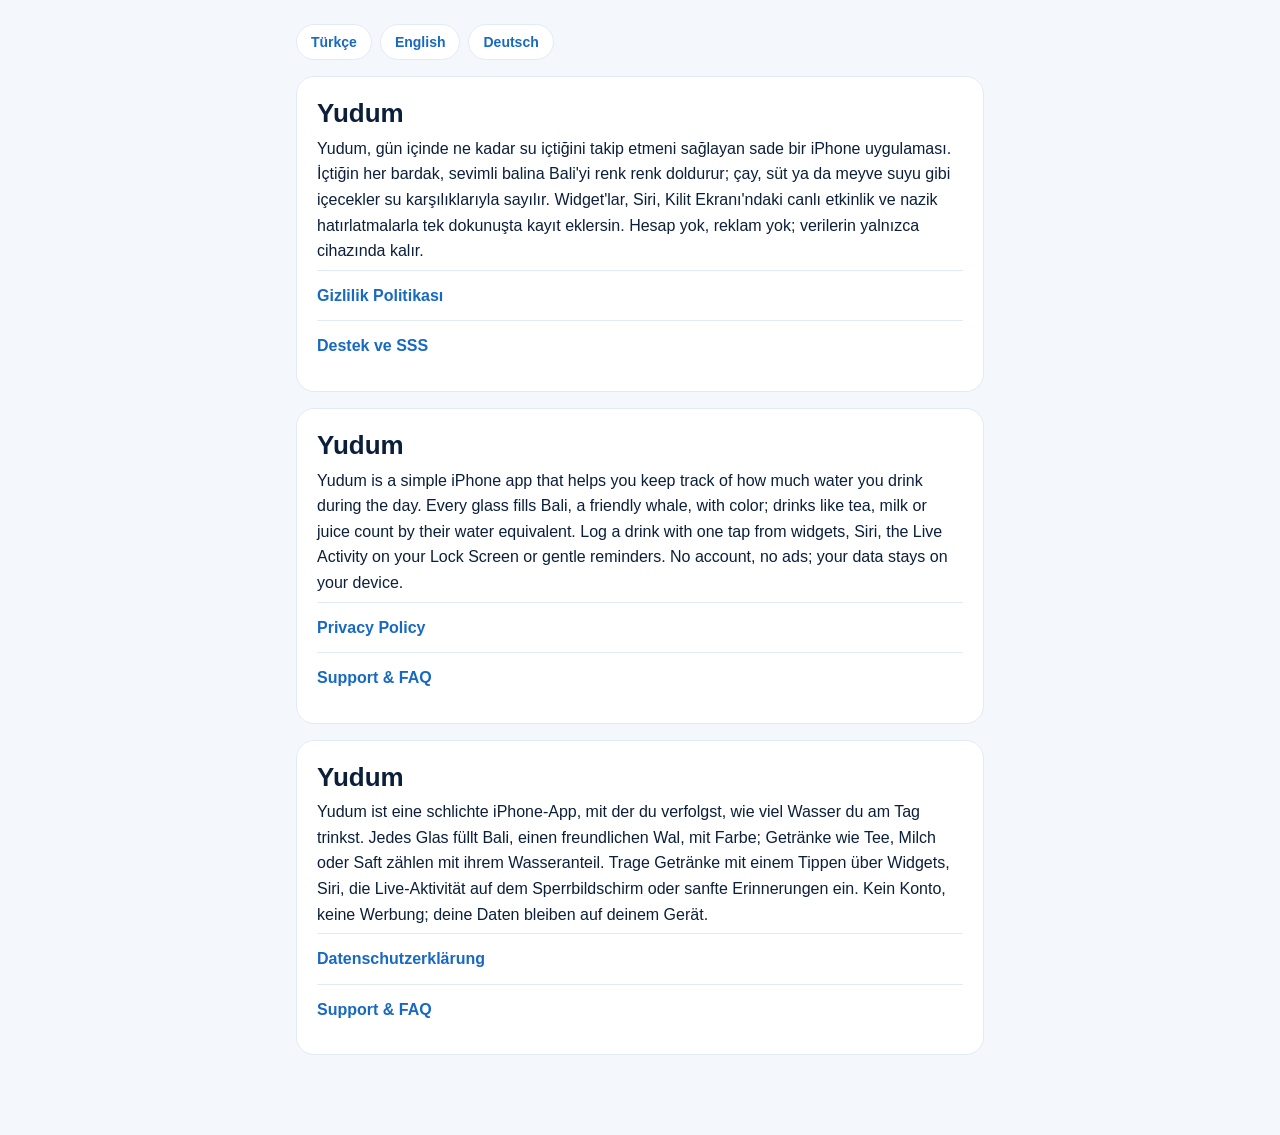
<file: index.html>
<!doctype html>
<html lang="tr">
<head>
<meta charset="utf-8">
<meta name="viewport" content="width=device-width, initial-scale=1">
<title>Yudum</title>
<meta name="description" content="Yudum – su takip uygulaması / water tracker / Trink-Tracker">
<link rel="stylesheet" href="style.css">
</head>
<body>
<main>
<nav class="lang"><a href="#tr">Türkçe</a><a href="#en">English</a><a href="#de">Deutsch</a></nav>

<section id="tr" lang="tr">
<h1>Yudum</h1>
<p>Yudum, gün içinde ne kadar su içtiğini takip etmeni sağlayan sade bir iPhone uygulaması. İçtiğin her bardak, sevimli balina Bali'yi renk renk doldurur; çay, süt ya da meyve suyu gibi içecekler su karşılıklarıyla sayılır. Widget'lar, Siri, Kilit Ekranı'ndaki canlı etkinlik ve nazik hatırlatmalarla tek dokunuşta kayıt eklersin. Hesap yok, reklam yok; verilerin yalnızca cihazında kalır.</p>
<div class="links">
<a href="privacy.html#tr">Gizlilik Politikası</a>
<a href="support.html#tr">Destek ve SSS</a>
</div>
</section>

<section id="en" lang="en">
<h1>Yudum</h1>
<p>Yudum is a simple iPhone app that helps you keep track of how much water you drink during the day. Every glass fills Bali, a friendly whale, with color; drinks like tea, milk or juice count by their water equivalent. Log a drink with one tap from widgets, Siri, the Live Activity on your Lock Screen or gentle reminders. No account, no ads; your data stays on your device.</p>
<div class="links">
<a href="privacy.html#en">Privacy Policy</a>
<a href="support.html#en">Support &amp; FAQ</a>
</div>
</section>

<section id="de" lang="de">
<h1>Yudum</h1>
<p>Yudum ist eine schlichte iPhone-App, mit der du verfolgst, wie viel Wasser du am Tag trinkst. Jedes Glas füllt Bali, einen freundlichen Wal, mit Farbe; Getränke wie Tee, Milch oder Saft zählen mit ihrem Wasseranteil. Trage Getränke mit einem Tippen über Widgets, Siri, die Live-Aktivität auf dem Sperrbildschirm oder sanfte Erinnerungen ein. Kein Konto, keine Werbung; deine Daten bleiben auf deinem Gerät.</p>
<div class="links">
<a href="privacy.html#de">Datenschutzerklärung</a>
<a href="support.html#de">Support &amp; FAQ</a>
</div>
</section>
</main>
</body>
</html>
</file>
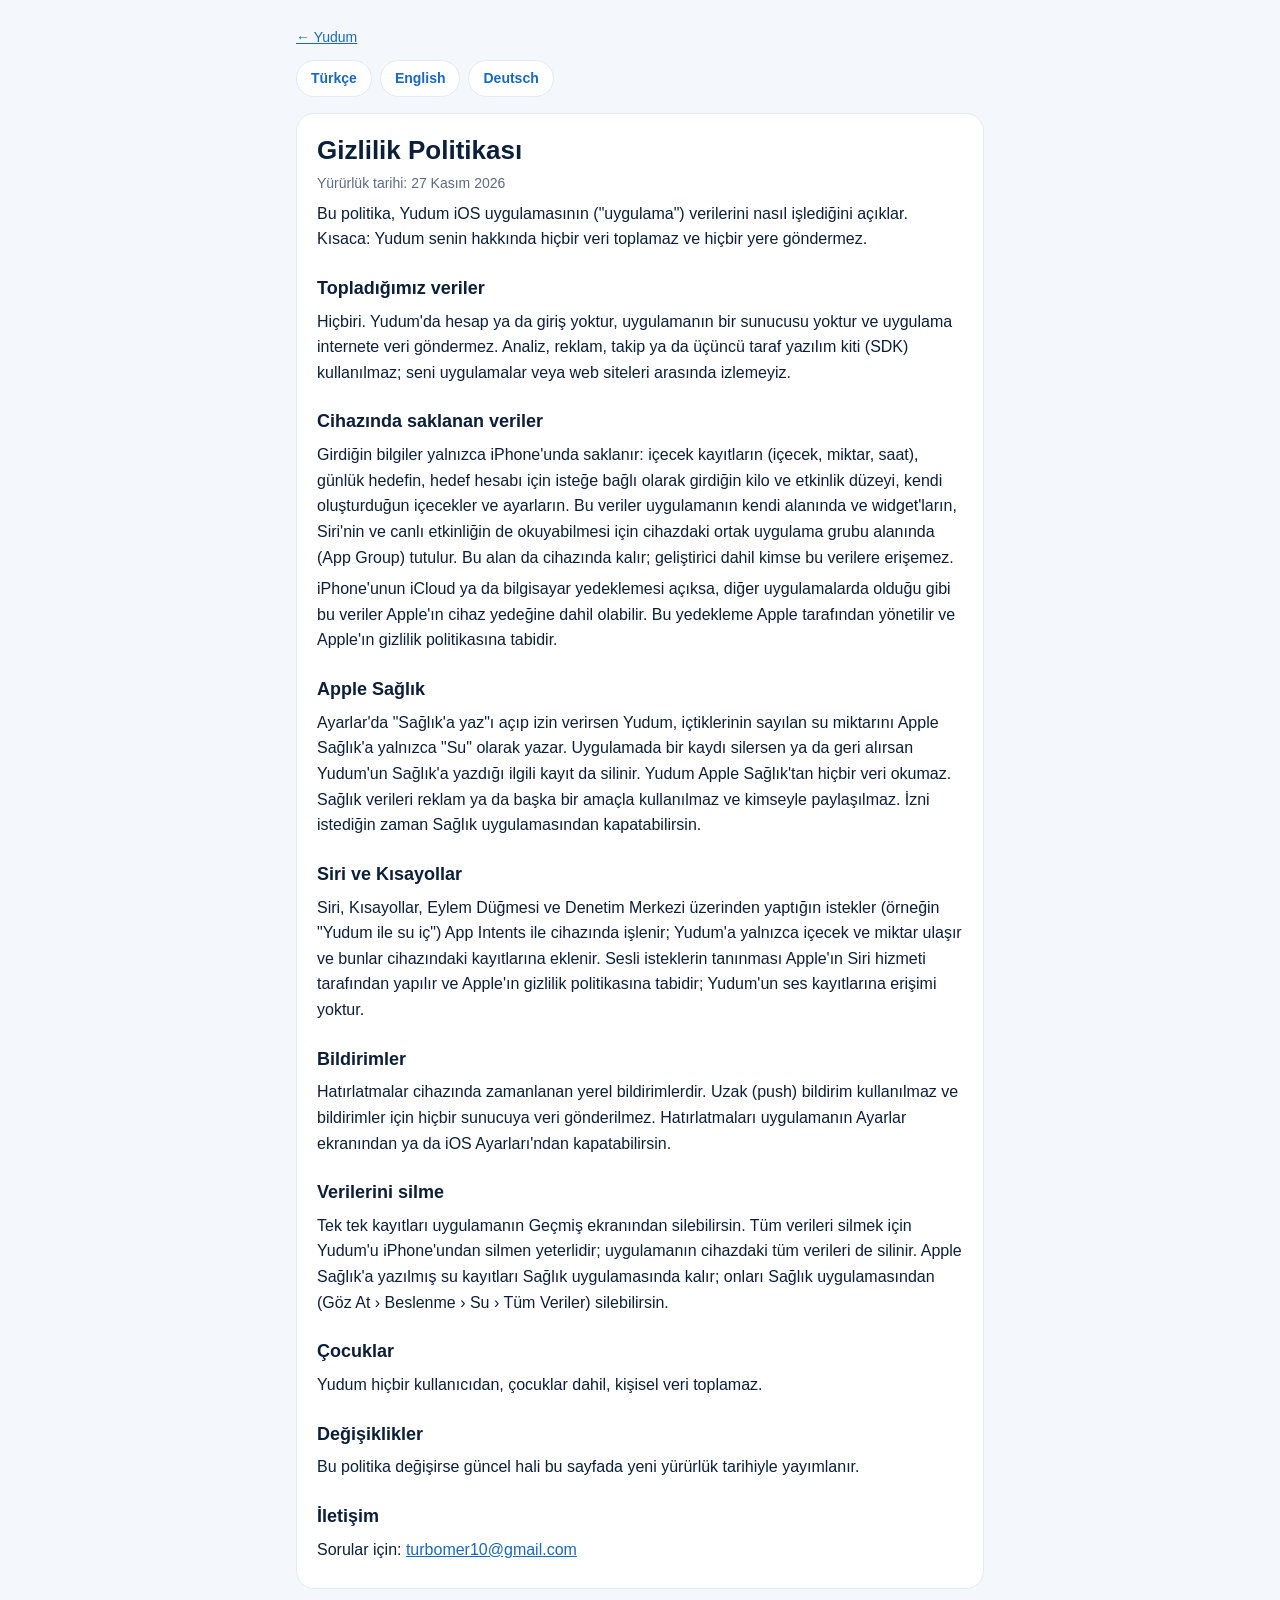
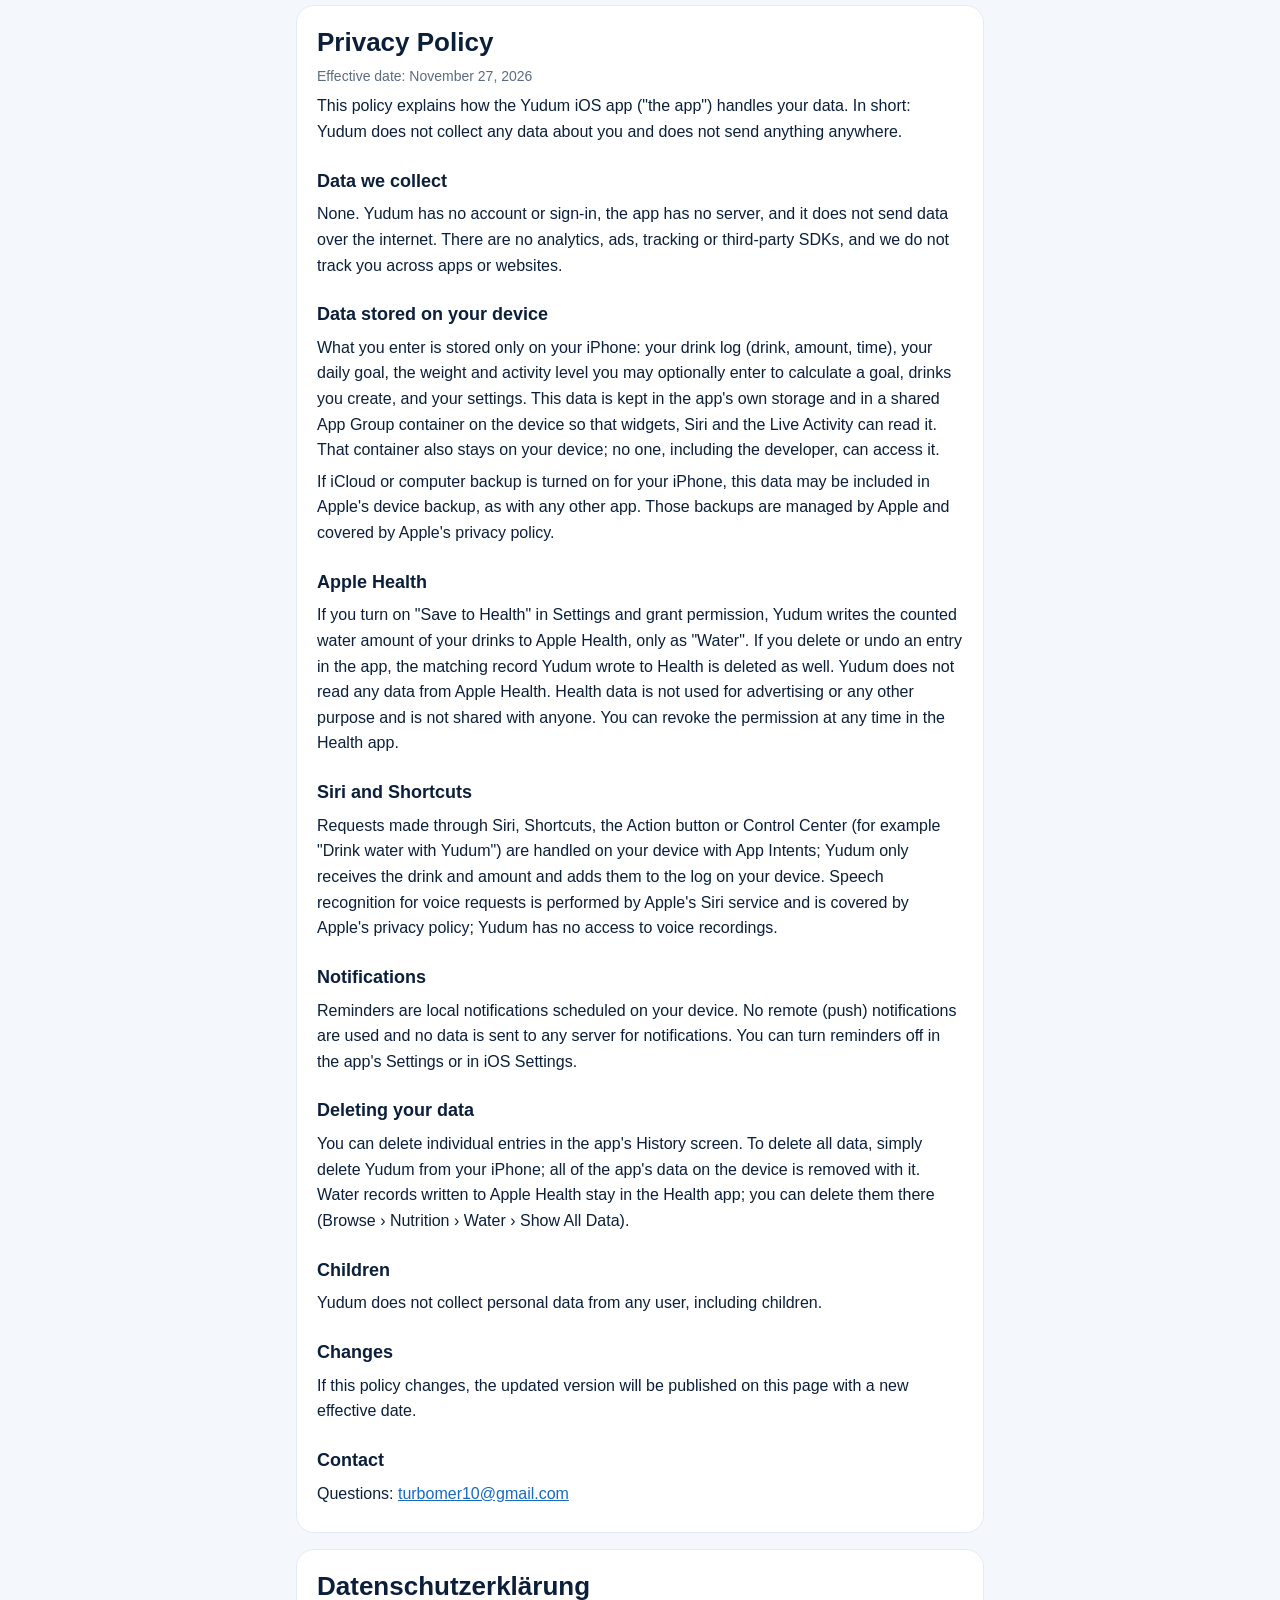
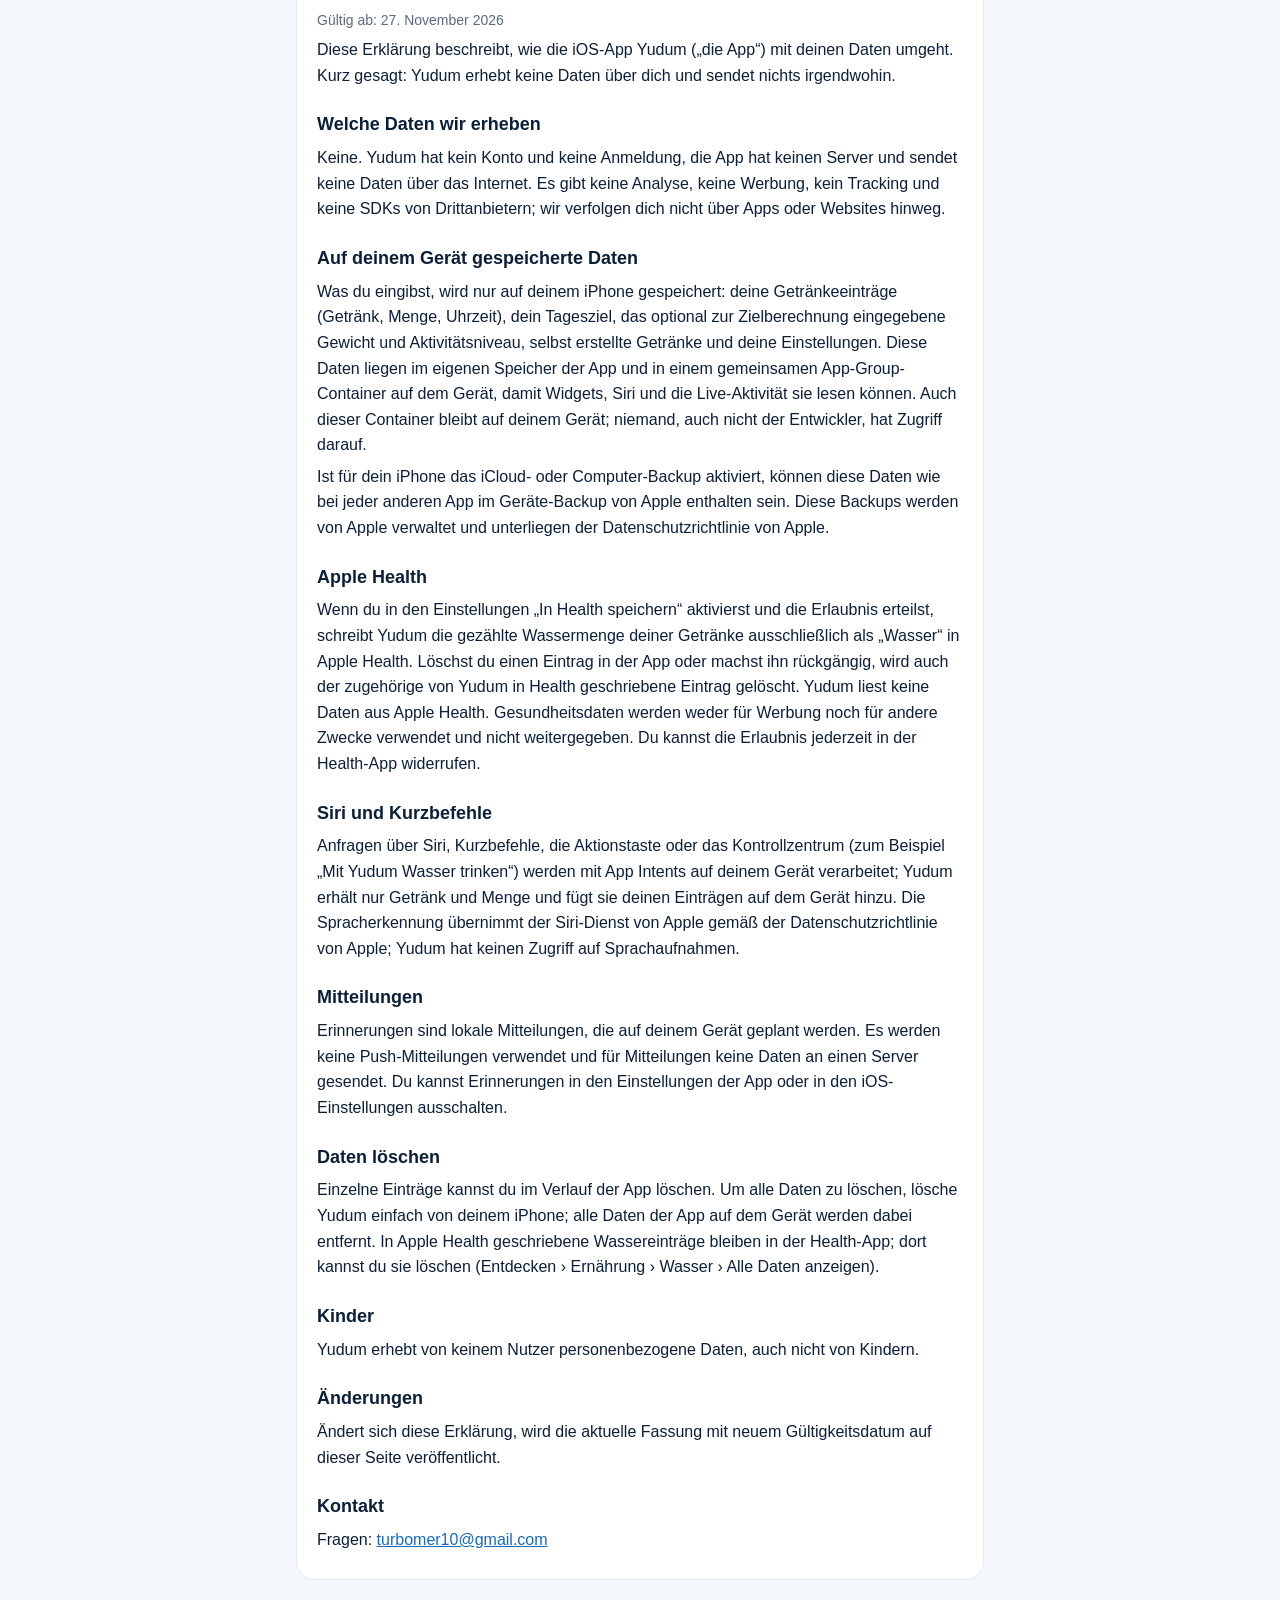
<file: privacy.html>
<!doctype html>
<html lang="tr">
<head>
<meta charset="utf-8">
<meta name="viewport" content="width=device-width, initial-scale=1">
<title>Yudum – Gizlilik Politikası / Privacy Policy / Datenschutzerklärung</title>
<link rel="stylesheet" href="style.css">
</head>
<body>
<main>
<a class="home" href="index.html">← Yudum</a>
<nav class="lang"><a href="#tr">Türkçe</a><a href="#en">English</a><a href="#de">Deutsch</a></nav>

<section id="tr" lang="tr">
<h1>Gizlilik Politikası</h1>
<p class="muted">Yürürlük tarihi: 27 Kasım 2026</p>
<p>Bu politika, Yudum iOS uygulamasının ("uygulama") verilerini nasıl işlediğini açıklar. Kısaca: Yudum senin hakkında hiçbir veri toplamaz ve hiçbir yere göndermez.</p>

<h2>Topladığımız veriler</h2>
<p>Hiçbiri. Yudum'da hesap ya da giriş yoktur, uygulamanın bir sunucusu yoktur ve uygulama internete veri göndermez. Analiz, reklam, takip ya da üçüncü taraf yazılım kiti (SDK) kullanılmaz; seni uygulamalar veya web siteleri arasında izlemeyiz.</p>

<h2>Cihazında saklanan veriler</h2>
<p>Girdiğin bilgiler yalnızca iPhone'unda saklanır: içecek kayıtların (içecek, miktar, saat), günlük hedefin, hedef hesabı için isteğe bağlı olarak girdiğin kilo ve etkinlik düzeyi, kendi oluşturduğun içecekler ve ayarların. Bu veriler uygulamanın kendi alanında ve widget'ların, Siri'nin ve canlı etkinliğin de okuyabilmesi için cihazdaki ortak uygulama grubu alanında (App Group) tutulur. Bu alan da cihazında kalır; geliştirici dahil kimse bu verilere erişemez.</p>
<p>iPhone'unun iCloud ya da bilgisayar yedeklemesi açıksa, diğer uygulamalarda olduğu gibi bu veriler Apple'ın cihaz yedeğine dahil olabilir. Bu yedekleme Apple tarafından yönetilir ve Apple'ın gizlilik politikasına tabidir.</p>

<h2>Apple Sağlık</h2>
<p>Ayarlar'da "Sağlık'a yaz"ı açıp izin verirsen Yudum, içtiklerinin sayılan su miktarını Apple Sağlık'a yalnızca "Su" olarak yazar. Uygulamada bir kaydı silersen ya da geri alırsan Yudum'un Sağlık'a yazdığı ilgili kayıt da silinir. Yudum Apple Sağlık'tan hiçbir veri okumaz. Sağlık verileri reklam ya da başka bir amaçla kullanılmaz ve kimseyle paylaşılmaz. İzni istediğin zaman Sağlık uygulamasından kapatabilirsin.</p>

<h2>Siri ve Kısayollar</h2>
<p>Siri, Kısayollar, Eylem Düğmesi ve Denetim Merkezi üzerinden yaptığın istekler (örneğin "Yudum ile su iç") App Intents ile cihazında işlenir; Yudum'a yalnızca içecek ve miktar ulaşır ve bunlar cihazındaki kayıtlarına eklenir. Sesli isteklerin tanınması Apple'ın Siri hizmeti tarafından yapılır ve Apple'ın gizlilik politikasına tabidir; Yudum'un ses kayıtlarına erişimi yoktur.</p>

<h2>Bildirimler</h2>
<p>Hatırlatmalar cihazında zamanlanan yerel bildirimlerdir. Uzak (push) bildirim kullanılmaz ve bildirimler için hiçbir sunucuya veri gönderilmez. Hatırlatmaları uygulamanın Ayarlar ekranından ya da iOS Ayarları'ndan kapatabilirsin.</p>

<h2>Verilerini silme</h2>
<p>Tek tek kayıtları uygulamanın Geçmiş ekranından silebilirsin. Tüm verileri silmek için Yudum'u iPhone'undan silmen yeterlidir; uygulamanın cihazdaki tüm verileri de silinir. Apple Sağlık'a yazılmış su kayıtları Sağlık uygulamasında kalır; onları Sağlık uygulamasından (Göz At › Beslenme › Su › Tüm Veriler) silebilirsin.</p>

<h2>Çocuklar</h2>
<p>Yudum hiçbir kullanıcıdan, çocuklar dahil, kişisel veri toplamaz.</p>

<h2>Değişiklikler</h2>
<p>Bu politika değişirse güncel hali bu sayfada yeni yürürlük tarihiyle yayımlanır.</p>

<h2>İletişim</h2>
<p>Sorular için: <a href="mailto:turbomer10@gmail.com">turbomer10@gmail.com</a></p>
</section>

<section id="en" lang="en">
<h1>Privacy Policy</h1>
<p class="muted">Effective date: November 27, 2026</p>
<p>This policy explains how the Yudum iOS app ("the app") handles your data. In short: Yudum does not collect any data about you and does not send anything anywhere.</p>

<h2>Data we collect</h2>
<p>None. Yudum has no account or sign-in, the app has no server, and it does not send data over the internet. There are no analytics, ads, tracking or third-party SDKs, and we do not track you across apps or websites.</p>

<h2>Data stored on your device</h2>
<p>What you enter is stored only on your iPhone: your drink log (drink, amount, time), your daily goal, the weight and activity level you may optionally enter to calculate a goal, drinks you create, and your settings. This data is kept in the app's own storage and in a shared App Group container on the device so that widgets, Siri and the Live Activity can read it. That container also stays on your device; no one, including the developer, can access it.</p>
<p>If iCloud or computer backup is turned on for your iPhone, this data may be included in Apple's device backup, as with any other app. Those backups are managed by Apple and covered by Apple's privacy policy.</p>

<h2>Apple Health</h2>
<p>If you turn on "Save to Health" in Settings and grant permission, Yudum writes the counted water amount of your drinks to Apple Health, only as "Water". If you delete or undo an entry in the app, the matching record Yudum wrote to Health is deleted as well. Yudum does not read any data from Apple Health. Health data is not used for advertising or any other purpose and is not shared with anyone. You can revoke the permission at any time in the Health app.</p>

<h2>Siri and Shortcuts</h2>
<p>Requests made through Siri, Shortcuts, the Action button or Control Center (for example "Drink water with Yudum") are handled on your device with App Intents; Yudum only receives the drink and amount and adds them to the log on your device. Speech recognition for voice requests is performed by Apple's Siri service and is covered by Apple's privacy policy; Yudum has no access to voice recordings.</p>

<h2>Notifications</h2>
<p>Reminders are local notifications scheduled on your device. No remote (push) notifications are used and no data is sent to any server for notifications. You can turn reminders off in the app's Settings or in iOS Settings.</p>

<h2>Deleting your data</h2>
<p>You can delete individual entries in the app's History screen. To delete all data, simply delete Yudum from your iPhone; all of the app's data on the device is removed with it. Water records written to Apple Health stay in the Health app; you can delete them there (Browse › Nutrition › Water › Show All Data).</p>

<h2>Children</h2>
<p>Yudum does not collect personal data from any user, including children.</p>

<h2>Changes</h2>
<p>If this policy changes, the updated version will be published on this page with a new effective date.</p>

<h2>Contact</h2>
<p>Questions: <a href="mailto:turbomer10@gmail.com">turbomer10@gmail.com</a></p>
</section>

<section id="de" lang="de">
<h1>Datenschutzerklärung</h1>
<p class="muted">Gültig ab: 27. November 2026</p>
<p>Diese Erklärung beschreibt, wie die iOS-App Yudum („die App“) mit deinen Daten umgeht. Kurz gesagt: Yudum erhebt keine Daten über dich und sendet nichts irgendwohin.</p>

<h2>Welche Daten wir erheben</h2>
<p>Keine. Yudum hat kein Konto und keine Anmeldung, die App hat keinen Server und sendet keine Daten über das Internet. Es gibt keine Analyse, keine Werbung, kein Tracking und keine SDKs von Drittanbietern; wir verfolgen dich nicht über Apps oder Websites hinweg.</p>

<h2>Auf deinem Gerät gespeicherte Daten</h2>
<p>Was du eingibst, wird nur auf deinem iPhone gespeichert: deine Getränkeeinträge (Getränk, Menge, Uhrzeit), dein Tagesziel, das optional zur Zielberechnung eingegebene Gewicht und Aktivitätsniveau, selbst erstellte Getränke und deine Einstellungen. Diese Daten liegen im eigenen Speicher der App und in einem gemeinsamen App-Group-Container auf dem Gerät, damit Widgets, Siri und die Live-Aktivität sie lesen können. Auch dieser Container bleibt auf deinem Gerät; niemand, auch nicht der Entwickler, hat Zugriff darauf.</p>
<p>Ist für dein iPhone das iCloud- oder Computer-Backup aktiviert, können diese Daten wie bei jeder anderen App im Geräte-Backup von Apple enthalten sein. Diese Backups werden von Apple verwaltet und unterliegen der Datenschutzrichtlinie von Apple.</p>

<h2>Apple Health</h2>
<p>Wenn du in den Einstellungen „In Health speichern“ aktivierst und die Erlaubnis erteilst, schreibt Yudum die gezählte Wassermenge deiner Getränke ausschließlich als „Wasser“ in Apple Health. Löschst du einen Eintrag in der App oder machst ihn rückgängig, wird auch der zugehörige von Yudum in Health geschriebene Eintrag gelöscht. Yudum liest keine Daten aus Apple Health. Gesundheitsdaten werden weder für Werbung noch für andere Zwecke verwendet und nicht weitergegeben. Du kannst die Erlaubnis jederzeit in der Health-App widerrufen.</p>

<h2>Siri und Kurzbefehle</h2>
<p>Anfragen über Siri, Kurzbefehle, die Aktionstaste oder das Kontrollzentrum (zum Beispiel „Mit Yudum Wasser trinken“) werden mit App Intents auf deinem Gerät verarbeitet; Yudum erhält nur Getränk und Menge und fügt sie deinen Einträgen auf dem Gerät hinzu. Die Spracherkennung übernimmt der Siri-Dienst von Apple gemäß der Datenschutzrichtlinie von Apple; Yudum hat keinen Zugriff auf Sprachaufnahmen.</p>

<h2>Mitteilungen</h2>
<p>Erinnerungen sind lokale Mitteilungen, die auf deinem Gerät geplant werden. Es werden keine Push-Mitteilungen verwendet und für Mitteilungen keine Daten an einen Server gesendet. Du kannst Erinnerungen in den Einstellungen der App oder in den iOS-Einstellungen ausschalten.</p>

<h2>Daten löschen</h2>
<p>Einzelne Einträge kannst du im Verlauf der App löschen. Um alle Daten zu löschen, lösche Yudum einfach von deinem iPhone; alle Daten der App auf dem Gerät werden dabei entfernt. In Apple Health geschriebene Wassereinträge bleiben in der Health-App; dort kannst du sie löschen (Entdecken › Ernährung › Wasser › Alle Daten anzeigen).</p>

<h2>Kinder</h2>
<p>Yudum erhebt von keinem Nutzer personenbezogene Daten, auch nicht von Kindern.</p>

<h2>Änderungen</h2>
<p>Ändert sich diese Erklärung, wird die aktuelle Fassung mit neuem Gültigkeitsdatum auf dieser Seite veröffentlicht.</p>

<h2>Kontakt</h2>
<p>Fragen: <a href="mailto:turbomer10@gmail.com">turbomer10@gmail.com</a></p>
</section>
</main>
</body>
</html>
</file>
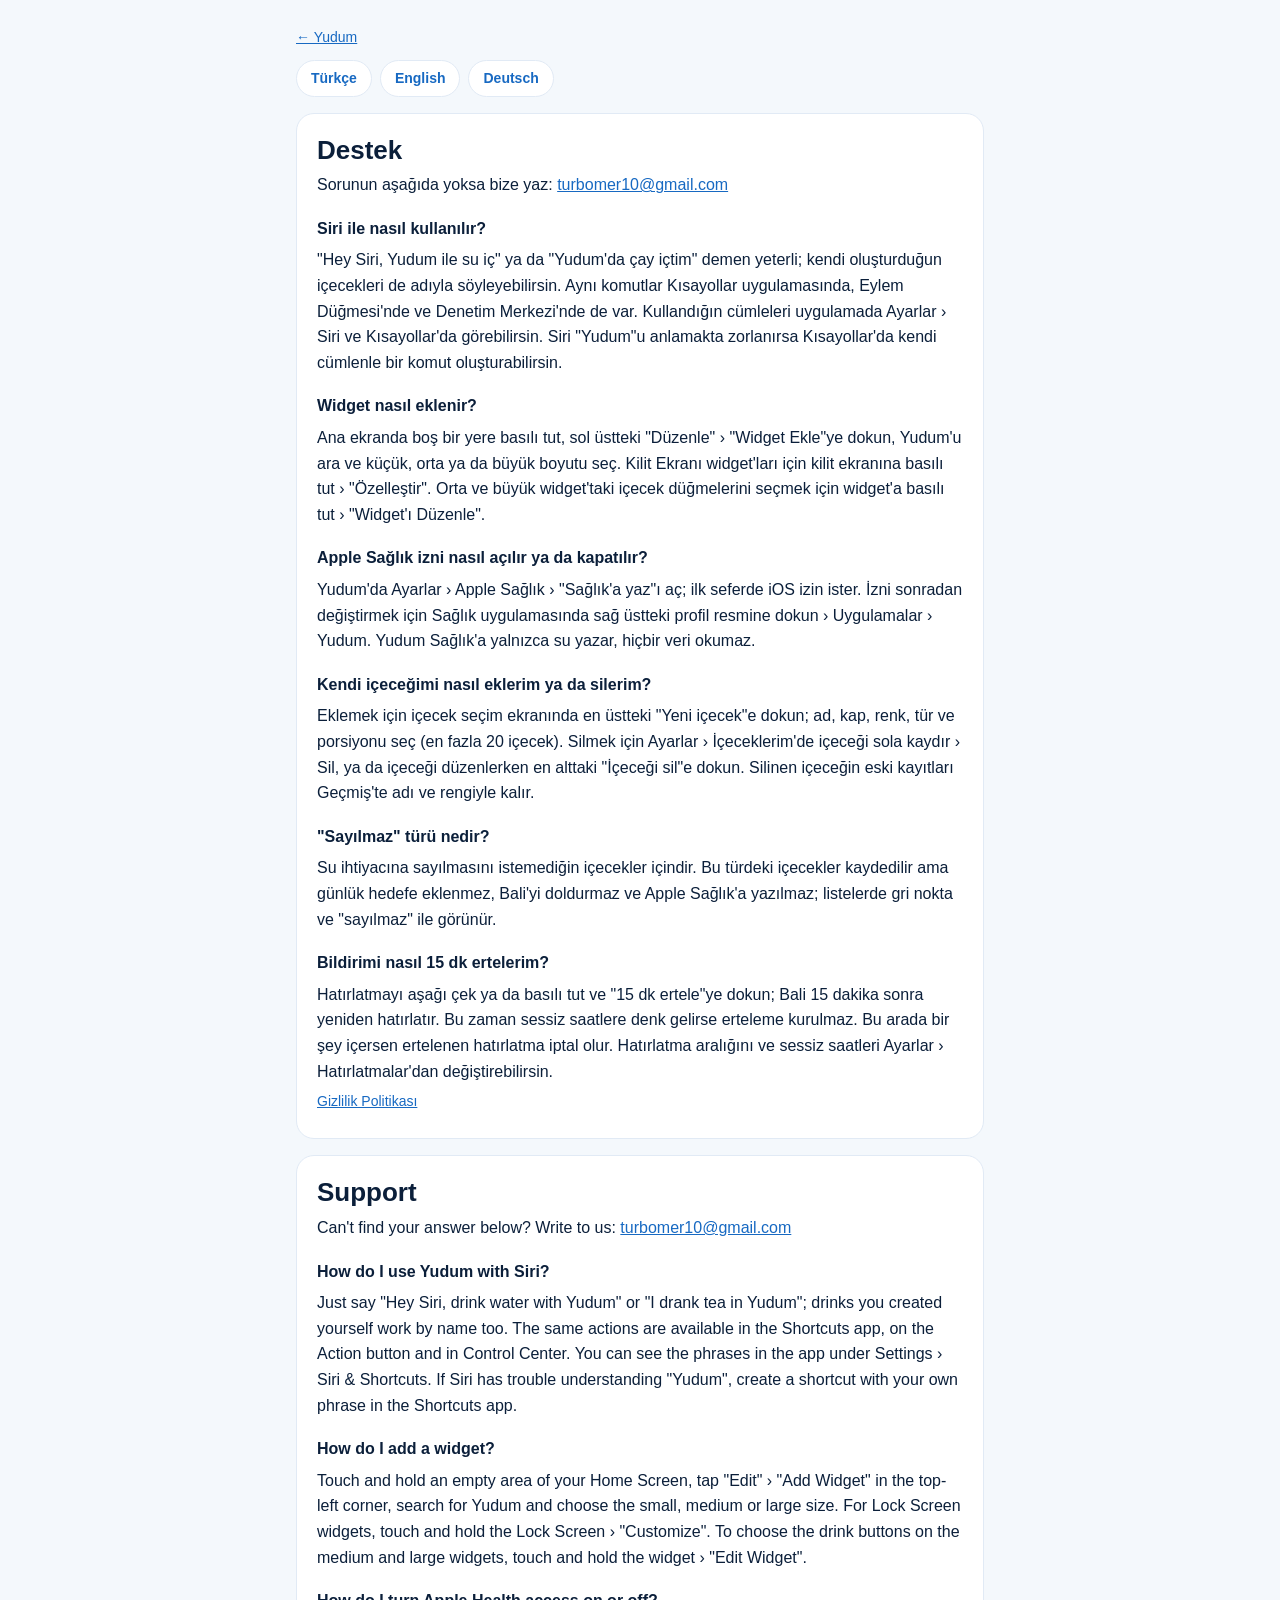
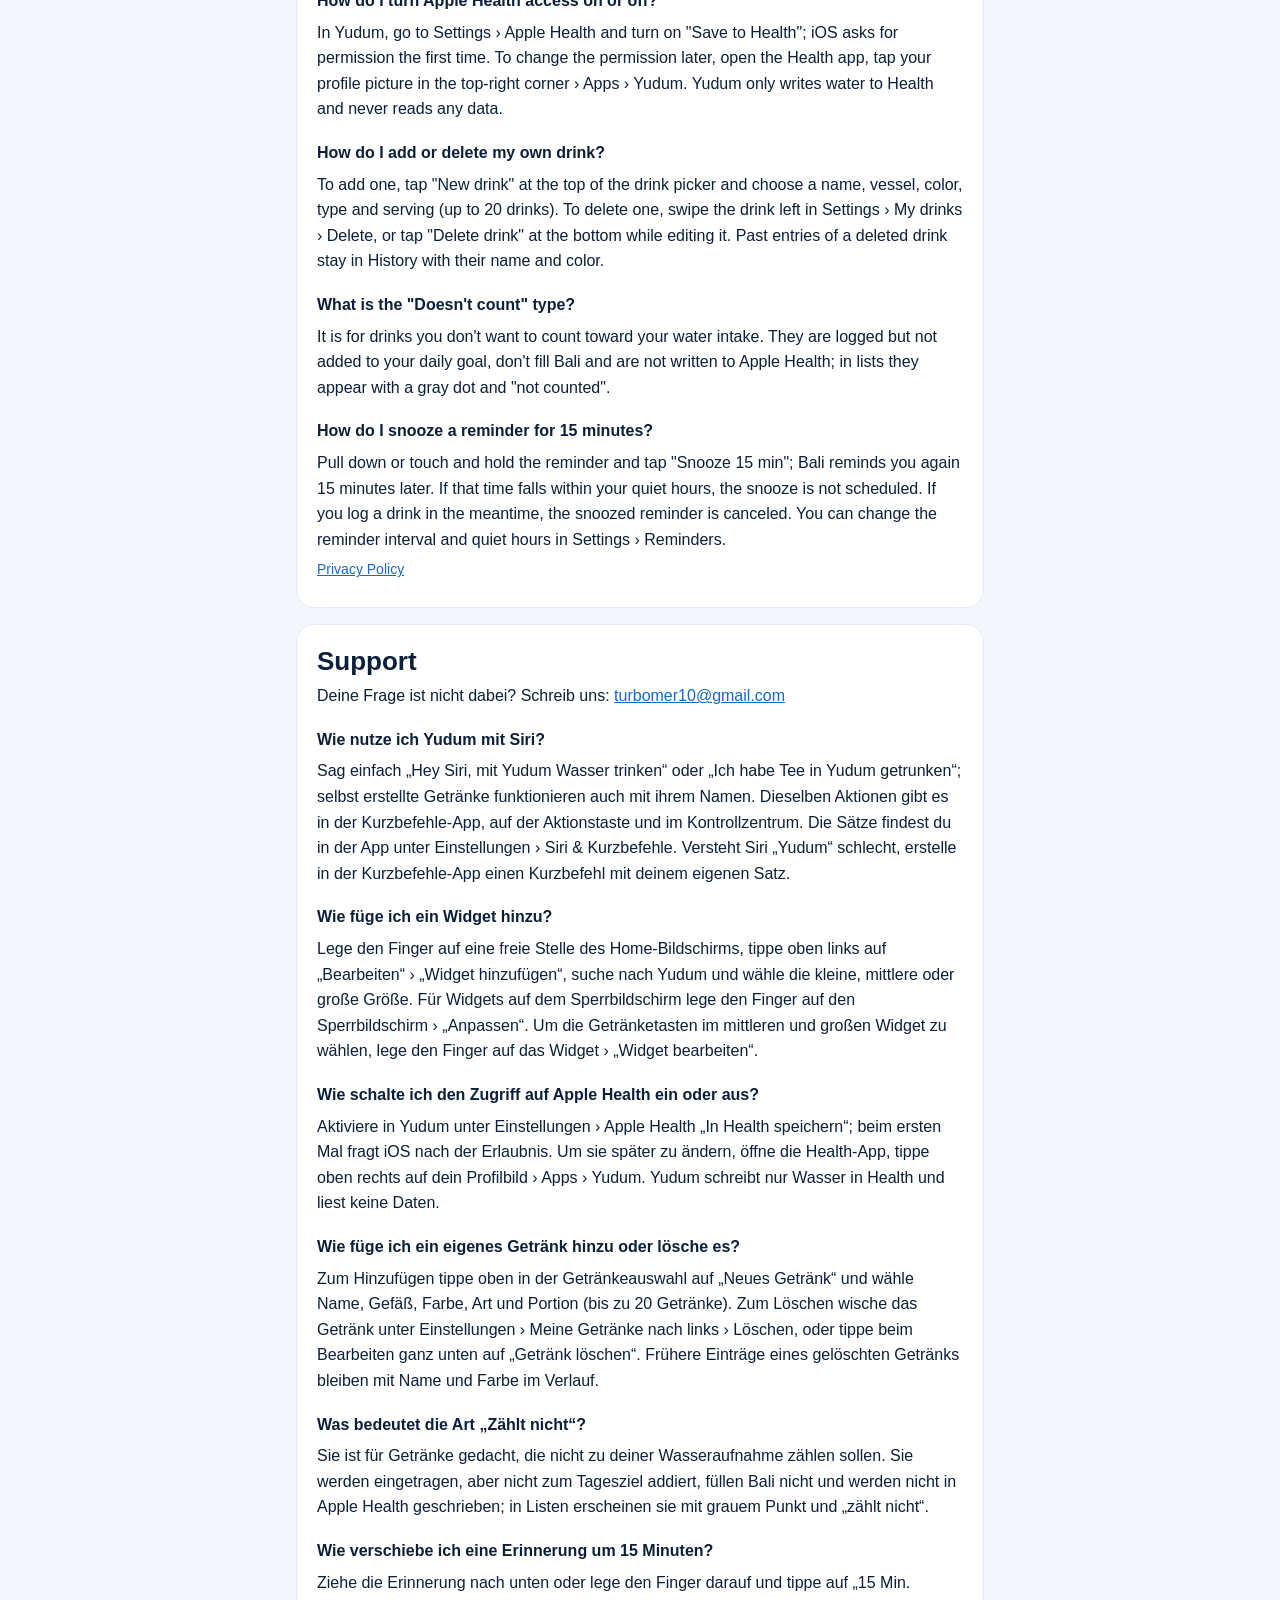
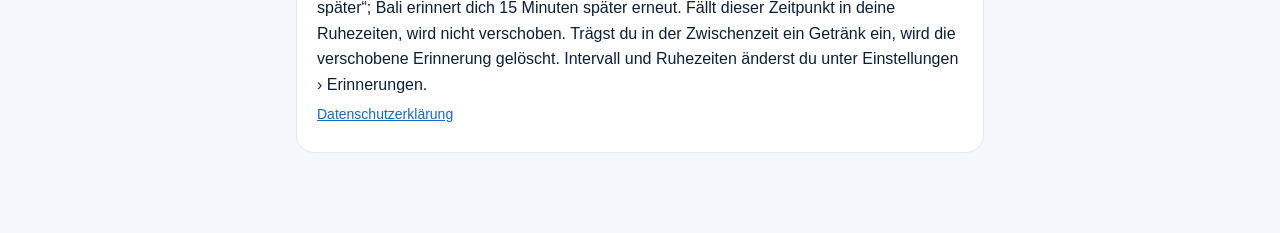
<file: support.html>
<!doctype html>
<html lang="tr">
<head>
<meta charset="utf-8">
<meta name="viewport" content="width=device-width, initial-scale=1">
<title>Yudum – Destek / Support</title>
<link rel="stylesheet" href="style.css">
</head>
<body>
<main>
<a class="home" href="index.html">← Yudum</a>
<nav class="lang"><a href="#tr">Türkçe</a><a href="#en">English</a><a href="#de">Deutsch</a></nav>

<section id="tr" lang="tr">
<h1>Destek</h1>
<p>Sorunun aşağıda yoksa bize yaz: <a href="mailto:turbomer10@gmail.com">turbomer10@gmail.com</a></p>

<h3>Siri ile nasıl kullanılır?</h3>
<p>"Hey Siri, Yudum ile su iç" ya da "Yudum'da çay içtim" demen yeterli; kendi oluşturduğun içecekleri de adıyla söyleyebilirsin. Aynı komutlar Kısayollar uygulamasında, Eylem Düğmesi'nde ve Denetim Merkezi'nde de var. Kullandığın cümleleri uygulamada Ayarlar › Siri ve Kısayollar'da görebilirsin. Siri "Yudum"u anlamakta zorlanırsa Kısayollar'da kendi cümlenle bir komut oluşturabilirsin.</p>

<h3>Widget nasıl eklenir?</h3>
<p>Ana ekranda boş bir yere basılı tut, sol üstteki "Düzenle" › "Widget Ekle"ye dokun, Yudum'u ara ve küçük, orta ya da büyük boyutu seç. Kilit Ekranı widget'ları için kilit ekranına basılı tut › "Özelleştir". Orta ve büyük widget'taki içecek düğmelerini seçmek için widget'a basılı tut › "Widget'ı Düzenle".</p>

<h3>Apple Sağlık izni nasıl açılır ya da kapatılır?</h3>
<p>Yudum'da Ayarlar › Apple Sağlık › "Sağlık'a yaz"ı aç; ilk seferde iOS izin ister. İzni sonradan değiştirmek için Sağlık uygulamasında sağ üstteki profil resmine dokun › Uygulamalar › Yudum. Yudum Sağlık'a yalnızca su yazar, hiçbir veri okumaz.</p>

<h3>Kendi içeceğimi nasıl eklerim ya da silerim?</h3>
<p>Eklemek için içecek seçim ekranında en üstteki "Yeni içecek"e dokun; ad, kap, renk, tür ve porsiyonu seç (en fazla 20 içecek). Silmek için Ayarlar › İçeceklerim'de içeceği sola kaydır › Sil, ya da içeceği düzenlerken en alttaki "İçeceği sil"e dokun. Silinen içeceğin eski kayıtları Geçmiş'te adı ve rengiyle kalır.</p>

<h3>"Sayılmaz" türü nedir?</h3>
<p>Su ihtiyacına sayılmasını istemediğin içecekler içindir. Bu türdeki içecekler kaydedilir ama günlük hedefe eklenmez, Bali'yi doldurmaz ve Apple Sağlık'a yazılmaz; listelerde gri nokta ve "sayılmaz" ile görünür.</p>

<h3>Bildirimi nasıl 15 dk ertelerim?</h3>
<p>Hatırlatmayı aşağı çek ya da basılı tut ve "15 dk ertele"ye dokun; Bali 15 dakika sonra yeniden hatırlatır. Bu zaman sessiz saatlere denk gelirse erteleme kurulmaz. Bu arada bir şey içersen ertelenen hatırlatma iptal olur. Hatırlatma aralığını ve sessiz saatleri Ayarlar › Hatırlatmalar'dan değiştirebilirsin.</p>

<p class="muted"><a href="privacy.html#tr">Gizlilik Politikası</a></p>
</section>

<section id="en" lang="en">
<h1>Support</h1>
<p>Can't find your answer below? Write to us: <a href="mailto:turbomer10@gmail.com">turbomer10@gmail.com</a></p>

<h3>How do I use Yudum with Siri?</h3>
<p>Just say "Hey Siri, drink water with Yudum" or "I drank tea in Yudum"; drinks you created yourself work by name too. The same actions are available in the Shortcuts app, on the Action button and in Control Center. You can see the phrases in the app under Settings › Siri &amp; Shortcuts. If Siri has trouble understanding "Yudum", create a shortcut with your own phrase in the Shortcuts app.</p>

<h3>How do I add a widget?</h3>
<p>Touch and hold an empty area of your Home Screen, tap "Edit" › "Add Widget" in the top-left corner, search for Yudum and choose the small, medium or large size. For Lock Screen widgets, touch and hold the Lock Screen › "Customize". To choose the drink buttons on the medium and large widgets, touch and hold the widget › "Edit Widget".</p>

<h3>How do I turn Apple Health access on or off?</h3>
<p>In Yudum, go to Settings › Apple Health and turn on "Save to Health"; iOS asks for permission the first time. To change the permission later, open the Health app, tap your profile picture in the top-right corner › Apps › Yudum. Yudum only writes water to Health and never reads any data.</p>

<h3>How do I add or delete my own drink?</h3>
<p>To add one, tap "New drink" at the top of the drink picker and choose a name, vessel, color, type and serving (up to 20 drinks). To delete one, swipe the drink left in Settings › My drinks › Delete, or tap "Delete drink" at the bottom while editing it. Past entries of a deleted drink stay in History with their name and color.</p>

<h3>What is the "Doesn't count" type?</h3>
<p>It is for drinks you don't want to count toward your water intake. They are logged but not added to your daily goal, don't fill Bali and are not written to Apple Health; in lists they appear with a gray dot and "not counted".</p>

<h3>How do I snooze a reminder for 15 minutes?</h3>
<p>Pull down or touch and hold the reminder and tap "Snooze 15 min"; Bali reminds you again 15 minutes later. If that time falls within your quiet hours, the snooze is not scheduled. If you log a drink in the meantime, the snoozed reminder is canceled. You can change the reminder interval and quiet hours in Settings › Reminders.</p>

<p class="muted"><a href="privacy.html#en">Privacy Policy</a></p>
</section>

<section id="de" lang="de">
<h1>Support</h1>
<p>Deine Frage ist nicht dabei? Schreib uns: <a href="mailto:turbomer10@gmail.com">turbomer10@gmail.com</a></p>

<h3>Wie nutze ich Yudum mit Siri?</h3>
<p>Sag einfach „Hey Siri, mit Yudum Wasser trinken“ oder „Ich habe Tee in Yudum getrunken“; selbst erstellte Getränke funktionieren auch mit ihrem Namen. Dieselben Aktionen gibt es in der Kurzbefehle-App, auf der Aktionstaste und im Kontrollzentrum. Die Sätze findest du in der App unter Einstellungen › Siri &amp; Kurzbefehle. Versteht Siri „Yudum“ schlecht, erstelle in der Kurzbefehle-App einen Kurzbefehl mit deinem eigenen Satz.</p>

<h3>Wie füge ich ein Widget hinzu?</h3>
<p>Lege den Finger auf eine freie Stelle des Home-Bildschirms, tippe oben links auf „Bearbeiten“ › „Widget hinzufügen“, suche nach Yudum und wähle die kleine, mittlere oder große Größe. Für Widgets auf dem Sperrbildschirm lege den Finger auf den Sperrbildschirm › „Anpassen“. Um die Getränketasten im mittleren und großen Widget zu wählen, lege den Finger auf das Widget › „Widget bearbeiten“.</p>

<h3>Wie schalte ich den Zugriff auf Apple Health ein oder aus?</h3>
<p>Aktiviere in Yudum unter Einstellungen › Apple Health „In Health speichern“; beim ersten Mal fragt iOS nach der Erlaubnis. Um sie später zu ändern, öffne die Health-App, tippe oben rechts auf dein Profilbild › Apps › Yudum. Yudum schreibt nur Wasser in Health und liest keine Daten.</p>

<h3>Wie füge ich ein eigenes Getränk hinzu oder lösche es?</h3>
<p>Zum Hinzufügen tippe oben in der Getränkeauswahl auf „Neues Getränk“ und wähle Name, Gefäß, Farbe, Art und Portion (bis zu 20 Getränke). Zum Löschen wische das Getränk unter Einstellungen › Meine Getränke nach links › Löschen, oder tippe beim Bearbeiten ganz unten auf „Getränk löschen“. Frühere Einträge eines gelöschten Getränks bleiben mit Name und Farbe im Verlauf.</p>

<h3>Was bedeutet die Art „Zählt nicht“?</h3>
<p>Sie ist für Getränke gedacht, die nicht zu deiner Wasseraufnahme zählen sollen. Sie werden eingetragen, aber nicht zum Tagesziel addiert, füllen Bali nicht und werden nicht in Apple Health geschrieben; in Listen erscheinen sie mit grauem Punkt und „zählt nicht“.</p>

<h3>Wie verschiebe ich eine Erinnerung um 15 Minuten?</h3>
<p>Ziehe die Erinnerung nach unten oder lege den Finger darauf und tippe auf „15 Min. später“; Bali erinnert dich 15 Minuten später erneut. Fällt dieser Zeitpunkt in deine Ruhezeiten, wird nicht verschoben. Trägst du in der Zwischenzeit ein Getränk ein, wird die verschobene Erinnerung gelöscht. Intervall und Ruhezeiten änderst du unter Einstellungen › Erinnerungen.</p>

<p class="muted"><a href="privacy.html#de">Datenschutzerklärung</a></p>
</section>
</main>
</body>
</html>
</file>
<file: style.css>
:root{--bg:#F4F8FC;--card:#fff;--text:#0B1F3A;--muted:#5B6B80;--accent:#1769C2;--line:#E1EAF5}
@media (prefers-color-scheme:dark){:root{--bg:#0B1424;--card:#14213A;--text:#EAF1FA;--muted:#A9B4C6;--accent:#5AB0FF;--line:#24324A}}
*{box-sizing:border-box}
body{margin:0;background:var(--bg);color:var(--text);font:16px/1.6 -apple-system,BlinkMacSystemFont,"Segoe UI",Roboto,Helvetica,Arial,sans-serif;-webkit-text-size-adjust:100%}
main{max-width:720px;margin:0 auto;padding:24px 16px 64px}
nav.lang{display:flex;gap:8px;flex-wrap:wrap;margin-bottom:16px}
nav.lang a{padding:6px 14px;border-radius:999px;background:var(--card);border:1px solid var(--line);color:var(--accent);text-decoration:none;font-weight:600;font-size:14px}
section{background:var(--card);border:1px solid var(--line);border-radius:18px;padding:20px;margin:16px 0;scroll-margin-top:16px}
h1{font-size:26px;line-height:1.25;margin:0 0 4px}
h2{font-size:18px;margin:22px 0 6px}
h3{font-size:16px;margin:18px 0 4px}
p,li{margin:6px 0}
ul{padding-left:20px}
a{color:var(--accent)}
.muted{color:var(--muted);font-size:14px}
.home{display:inline-block;margin-bottom:12px;font-size:14px}
.links a{display:block;padding:12px 0;border-top:1px solid var(--line);font-weight:600;text-decoration:none}
</file>
